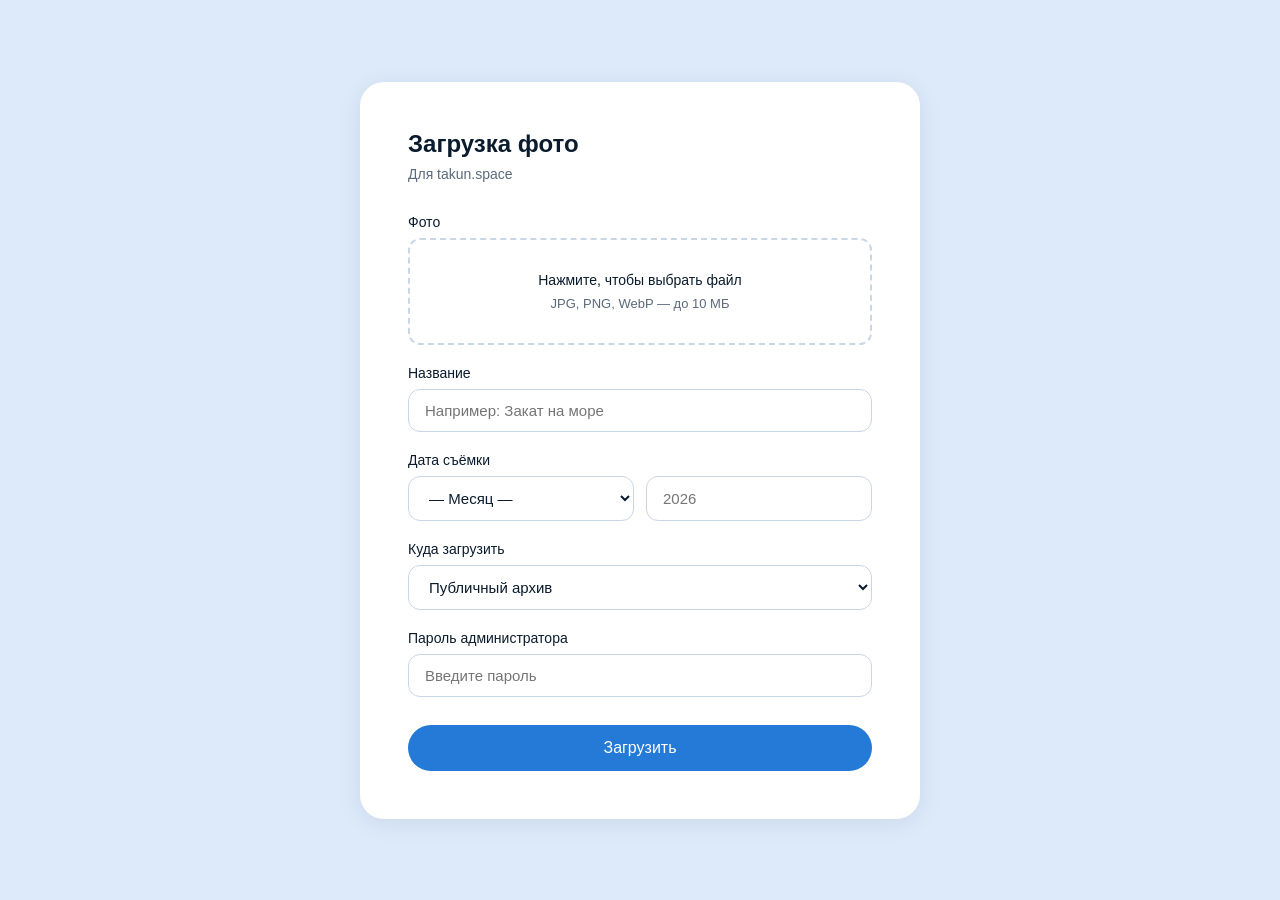
<file: admin.html>
<!DOCTYPE html>
<html lang="ru">
<head>
<meta charset="UTF-8">
<meta name="viewport" content="width=device-width, initial-scale=1.0">
<title>Админка — takun.space</title>
<style>
  * { box-sizing: border-box; margin: 0; padding: 0; }
  :root {
    --bg: #dceafa; --card: #ffffff; --text: #0a1b2e; --text-muted: #5a6a7e;
    --accent: #247ad6; --accent-hover: #1e6ac0; --border: #c9d6e5;
    --success-bg: #e6f7ed; --success-text: #1a7a3a;
    --error-bg: #fde8e8; --error-text: #b91c1c;
    --info-bg: #e8f0fa; --info-text: #247ad6;
  }
  body {
    font-family: -apple-system, BlinkMacSystemFont, 'Segoe UI', Roboto, sans-serif;
    background: var(--bg); color: var(--text); min-height: 100vh;
    display: flex; align-items: center; justify-content: center; padding: 24px;
  }
  .card {
    background: var(--card); border-radius: 24px; padding: 48px;
    max-width: 560px; width: 100%; box-shadow: 0 4px 24px rgba(10, 27, 46, 0.08);
  }
  h1 { font-size: 24px; font-weight: 600; margin-bottom: 8px; }
  .subtitle { color: var(--text-muted); font-size: 14px; margin-bottom: 32px; }
  .field { margin-bottom: 20px; }
  label { display: block; font-size: 14px; font-weight: 500; margin-bottom: 8px; }
  input[type="text"], input[type="password"], input[type="number"], select {
    width: 100%; padding: 12px 16px; border: 1px solid var(--border);
    border-radius: 12px; font-size: 15px; font-family: inherit;
    background: #fff; color: var(--text); transition: border-color 0.2s;
  }
  input:focus, select:focus { outline: none; border-color: var(--accent); }
  .row { display: grid; grid-template-columns: 1fr 1fr; gap: 12px; }
  .file-input {
    padding: 32px 24px; border: 2px dashed var(--border); border-radius: 12px;
    text-align: center; cursor: pointer; transition: all 0.2s; display: block;
  }
  .file-input:hover { border-color: var(--accent); background: #f5faff; }
  .file-input input[type="file"] { display: none; }
  .file-input .selected { color: var(--accent); font-weight: 500; }
  .file-input .hint { color: var(--text-muted); font-size: 13px; margin-top: 8px; }
  button {
    width: 100%; padding: 14px; background: var(--accent); color: #fff;
    border: none; border-radius: 100px; font-size: 16px; font-weight: 500;
    cursor: pointer; margin-top: 8px; transition: all 0.2s;
  }
  button:hover:not(:disabled) { background: var(--accent-hover); }
  button:disabled { opacity: 0.5; cursor: not-allowed; }
  .status {
    margin-top: 16px; padding: 12px 16px; border-radius: 12px;
    font-size: 14px; line-height: 1.5; display: none;
  }
  .status.success { display: block; background: var(--success-bg); color: var(--success-text); }
  .status.error   { display: block; background: var(--error-bg);   color: var(--error-text); }
  .status.info    { display: block; background: var(--info-bg);    color: var(--info-text); }
  @media (max-width: 640px) { .card { padding: 32px 24px; } h1 { font-size: 20px; } .row { grid-template-columns: 1fr; } }
</style>
</head>
<body>
<div class="card">
  <h1>Загрузка фото</h1>
  <p class="subtitle">Для takun.space</p>

  <form id="uploadForm" novalidate>
    <div class="field">
      <label for="photo">Фото</label>
      <label class="file-input" for="photo">
        <input type="file" id="photo" accept="image/jpeg,image/png,image/webp" required>
        <span id="fileName">Нажмите, чтобы выбрать файл</span>
        <div class="hint">JPG, PNG, WebP — до 10 МБ</div>
      </label>
    </div>

    <div class="field">
      <label for="title">Название</label>
      <input type="text" id="title" placeholder="Например: Закат на море" required>
    </div>

    <div class="field">
      <label>Дата съёмки</label>
      <div class="row">
        <select id="month" required>
          <option value="">— Месяц —</option>
          <option value="Январь">Январь</option>
          <option value="Февраль">Февраль</option>
          <option value="Март">Март</option>
          <option value="Апрель">Апрель</option>
          <option value="Май">Май</option>
          <option value="Июнь">Июнь</option>
          <option value="Июль">Июль</option>
          <option value="Август">Август</option>
          <option value="Сентябрь">Сентябрь</option>
          <option value="Октябрь">Октябрь</option>
          <option value="Ноябрь">Ноябрь</option>
          <option value="Декабрь">Декабрь</option>
        </select>
        <input type="number" id="year" min="2000" max="2100" placeholder="2026" required>
      </div>
    </div>

    <div class="field">
      <label for="target">Куда загрузить</label>
      <select id="target">
        <option value="public">Публичный архив</option>
        <option value="private">Приватный раздел</option>
      </select>
    </div>

    <div class="field">
      <label for="password">Пароль администратора</label>
      <input type="password" id="password" placeholder="Введите пароль" autocomplete="current-password" required>
    </div>

    <button type="submit" id="submitBtn">Загрузить</button>
    <div class="status" id="status" role="status" aria-live="polite"></div>
  </form>
</div>

<script>
  const form = document.getElementById('uploadForm');
  const fileInput = document.getElementById('photo');
  const fileName = document.getElementById('fileName');
  const submitBtn = document.getElementById('submitBtn');
  const status = document.getElementById('status');

  const MAX_SIZE = 10 * 1024 * 1024;

  fileInput.addEventListener('change', () => {
    if (fileInput.files.length > 0) {
      const f = fileInput.files[0];
      fileName.textContent = f.name + ' (' + (f.size / 1024).toFixed(0) + ' КБ)';
      fileName.classList.add('selected');
    } else {
      fileName.textContent = 'Нажмите, чтобы выбрать файл';
      fileName.classList.remove('selected');
    }
  });

  function showStatus(type, text) {
    status.className = 'status ' + type;
    status.textContent = text;
  }
  function clearStatus() { status.className = 'status'; status.textContent = ''; }

  form.addEventListener('submit', async (e) => {
    e.preventDefault();
    clearStatus();

    if (!fileInput.files || fileInput.files.length === 0) {
      showStatus('error', 'Выберите файл'); return;
    }
    const file = fileInput.files[0];
    if (file.size > MAX_SIZE) {
      showStatus('error', 'Файл больше 10 МБ.'); return;
    }

    const title = document.getElementById('title').value.trim();
    if (!title) { showStatus('error', 'Введите название'); return; }

    const month = document.getElementById('month').value;
    if (!month) { showStatus('error', 'Выберите месяц'); return; }

    const year = document.getElementById('year').value.trim();
    if (!year || year.length !== 4) {
      showStatus('error', 'Введите год (4 цифры)'); return;
    }

    const password = document.getElementById('password').value;
    if (!password) { showStatus('error', 'Введите пароль'); return; }

    const date = `${month} ${year}`;

    submitBtn.disabled = true;
    submitBtn.textContent = 'Загрузка...';
    showStatus('info', 'Отправка файла на сервер...');

    try {
      const formData = new FormData();
      formData.append('photo', file);
      formData.append('title', title);
      formData.append('cat', 'life');
      formData.append('date', date);
      formData.append('target', document.getElementById('target').value);
      formData.append('password', password);

      const res = await fetch('/api/upload', { method: 'POST', body: formData });

      let data;
      try { data = await res.json(); }
      catch { data = { error: 'HTTP ' + res.status }; }

      if (res.ok && data.ok) {
        showStatus('success',
          'Фото загружено: ' + data.filename +
          '. Автор: ' + (data.uploaded_by || 'admin') +
          '. Через минуту оно появится в архиве.');
        form.reset();
        fileName.textContent = 'Нажмите, чтобы выбрать файл';
        fileName.classList.remove('selected');
      } else {
        showStatus('error', data.error || 'Ошибка (HTTP ' + res.status + ')');
      }
    } catch (err) {
      showStatus('error', 'Сетевая ошибка: ' + err.message);
    } finally {
      submitBtn.disabled = false;
      submitBtn.textContent = 'Загрузить';
    }
  });
</script>
</body>
</html>
</file>
